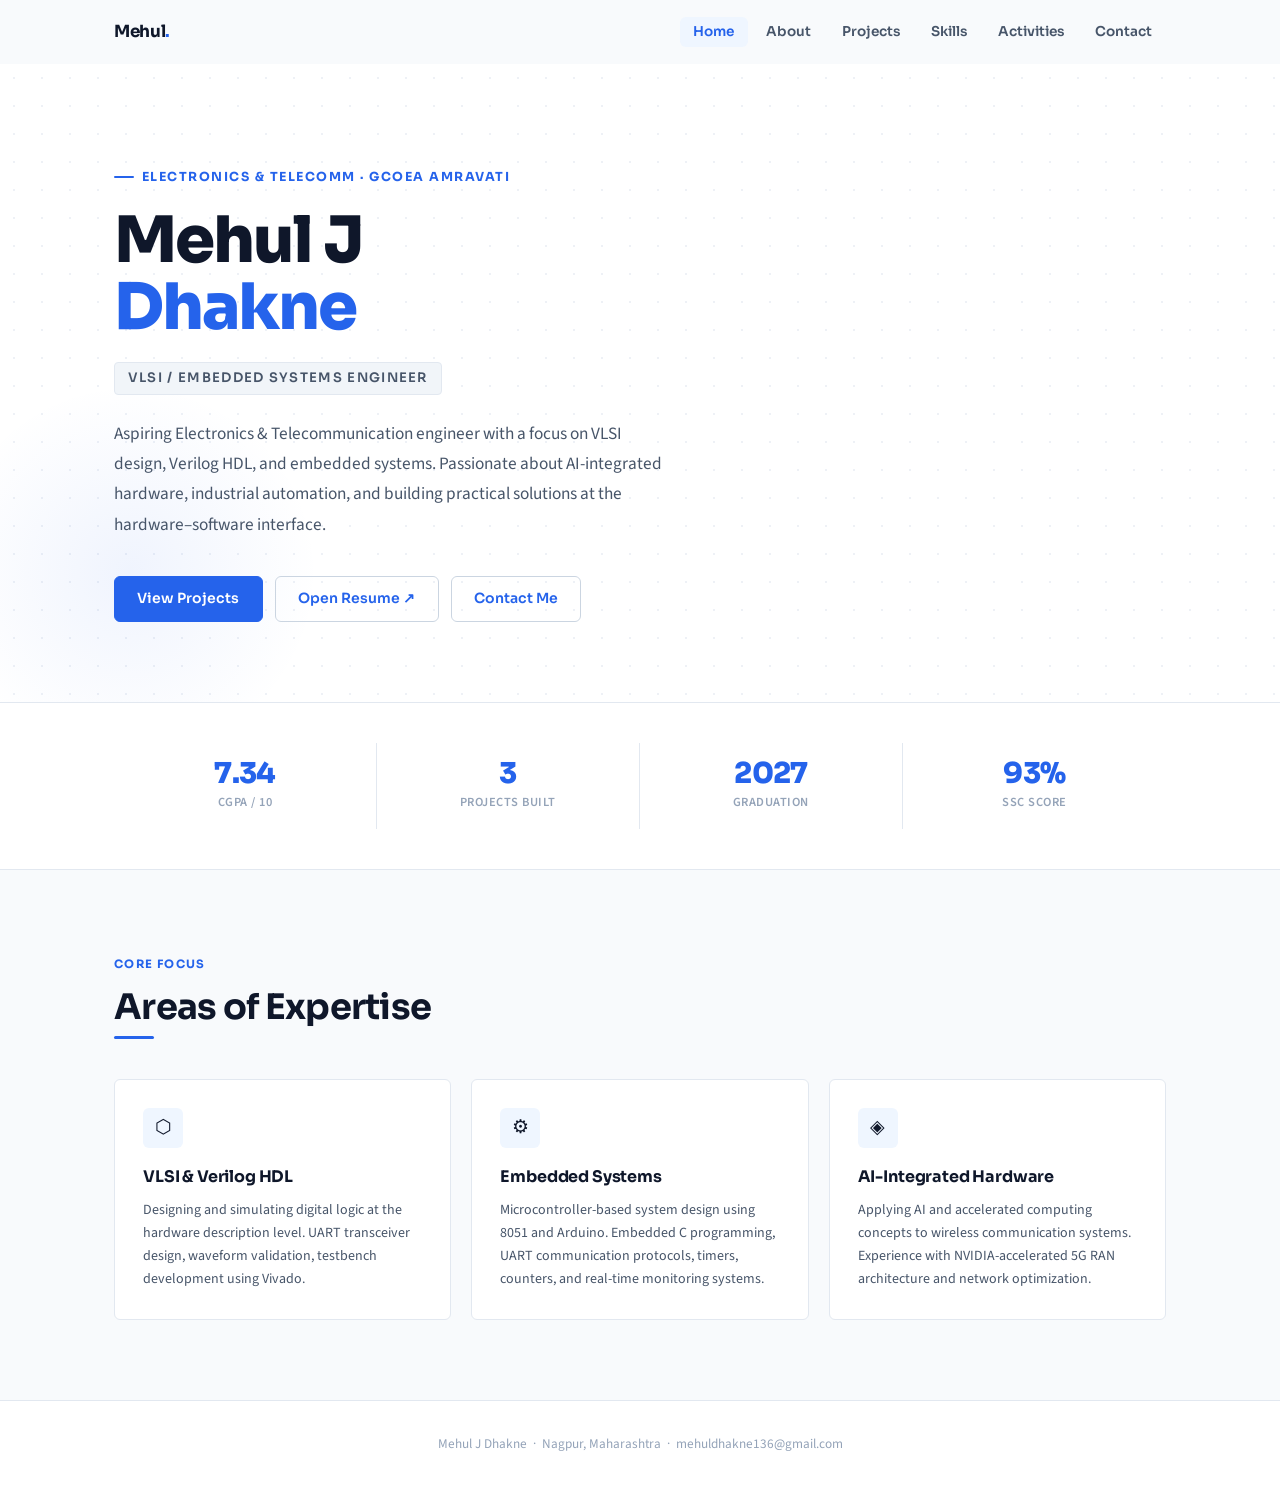
<file: index.html>
<!DOCTYPE html>
<html lang="en">
<head>
  <meta charset="UTF-8" />
  <meta name="viewport" content="width=device-width, initial-scale=1.0" />
  <title>Mehul J Dhakne — VLSI & Embedded Systems Engineer</title>
  <meta name="description" content="Portfolio of Mehul J Dhakne — B.E. Electronics & Telecommunication Engineering student at GCOEA Amravati. Specialising in VLSI, Verilog, and Embedded Systems." />
  <meta name="keywords" content="Mehul Dhakne, VLSI engineer, Verilog, embedded systems, UART, Arduino, GCOEA Amravati, electronics engineer" />
  <link rel="preconnect" href="https://fonts.googleapis.com" />
  <link rel="preconnect" href="https://fonts.gstatic.com" crossorigin />
  <link rel="stylesheet" href="css/global.css" />
  <link rel="stylesheet" href="css/home.css" />
</head>
<body>

  <script src="js/nav-inject.js"></script>

  <main class="page" id="main-content">

    <!-- ── HERO ── -->
    <section class="hero" aria-labelledby="hero-name">
      <div class="container">
        <div class="hero-inner">

          <div class="hero-eyebrow">Electronics &amp; Telecomm · GCOEA Amravati</div>

          <h1 class="hero-name" id="hero-name">
            Mehul J<br /><em>Dhakne</em>
          </h1>

          <div class="hero-role">VLSI / Embedded Systems Engineer</div>

          <p class="hero-tagline">
            Aspiring Electronics &amp; Telecommunication engineer with a focus on
            VLSI design, Verilog HDL, and embedded systems. Passionate about
            AI-integrated hardware, industrial automation, and building practical
            solutions at the hardware–software interface.
          </p>

          <div class="hero-cta">
            <a href="projects.html" class="btn btn-primary">View Projects</a>
            <a href="assets/resume/mehul_resume.pdf" target="_blank"
               rel="noopener" class="btn btn-outline">Open Resume ↗</a>
            <a href="contact.html" class="btn btn-outline">Contact Me</a>
          </div>

        </div>
      </div>
    </section>

    <!-- ── STATS ── -->
    <div class="stats-strip" aria-label="Quick facts">
      <div class="container">
        <div class="stats-grid">
          <div class="stat-item reveal">
            <div class="stat-num">7.34</div>
            <div class="stat-label">CGPA / 10</div>
          </div>
          <div class="stat-item reveal reveal-d1">
            <div class="stat-num">3</div>
            <div class="stat-label">Projects Built</div>
          </div>
          <div class="stat-item reveal reveal-d2">
            <div class="stat-num">2027</div>
            <div class="stat-label">Graduation</div>
          </div>
          <div class="stat-item reveal reveal-d3">
            <div class="stat-num">93%</div>
            <div class="stat-label">SSC Score</div>
          </div>
        </div>
      </div>
    </div>

    <!-- ── FOCUS AREAS ── -->
    <section class="focus-section" aria-labelledby="focus-heading">
      <div class="container">
        <span class="eyebrow reveal">Core Focus</span>
        <h2 class="section-heading reveal" id="focus-heading">Areas of Expertise</h2>
        <div class="divider reveal"></div>

        <div class="focus-grid">

          <article class="focus-card reveal reveal-d1">
            <div class="focus-icon" aria-hidden="true">⬡</div>
            <div class="focus-title">VLSI &amp; Verilog HDL</div>
            <p class="focus-desc">
              Designing and simulating digital logic at the hardware description
              level. UART transceiver design, waveform validation, testbench
              development using Vivado.
            </p>
          </article>

          <article class="focus-card reveal reveal-d2">
            <div class="focus-icon" aria-hidden="true">⚙</div>
            <div class="focus-title">Embedded Systems</div>
            <p class="focus-desc">
              Microcontroller-based system design using 8051 and Arduino.
              Embedded C programming, UART communication protocols, timers,
              counters, and real-time monitoring systems.
            </p>
          </article>

          <article class="focus-card reveal reveal-d3">
            <div class="focus-icon" aria-hidden="true">◈</div>
            <div class="focus-title">AI-Integrated Hardware</div>
            <p class="focus-desc">
              Applying AI and accelerated computing concepts to wireless
              communication systems. Experience with NVIDIA-accelerated 5G
              RAN architecture and network optimization.
            </p>
          </article>

        </div>
      </div>
    </section>

  </main>

  <footer class="footer">
    <p>
      Mehul J Dhakne &nbsp;·&nbsp; Nagpur, Maharashtra &nbsp;·&nbsp;
      <a href="mailto:mehuldhakne136@gmail.com">mehuldhakne136@gmail.com</a>
    </p>
  </footer>

  <script src="js/main.js"></script>
</body>
</html>
</file>
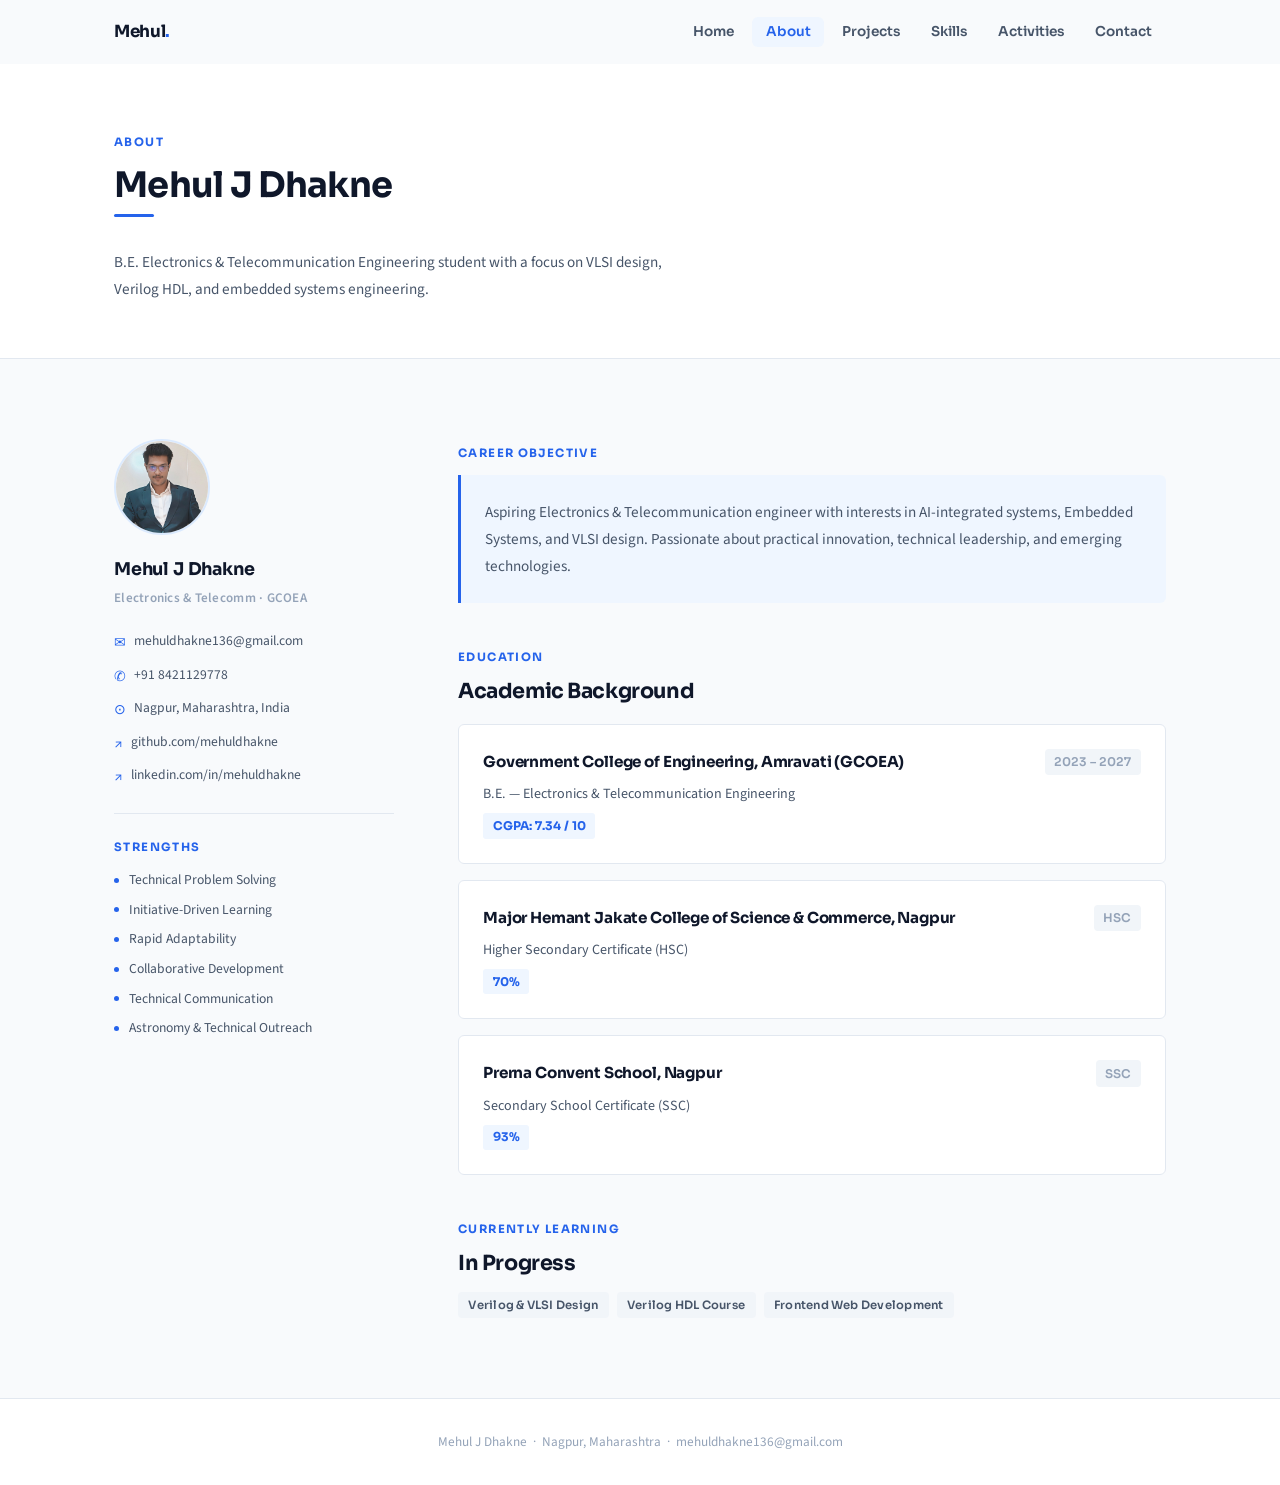
<file: about.html>
<!doctype html>
<html lang="en">
  <head>
    <meta charset="UTF-8" />
    <meta name="viewport" content="width=device-width, initial-scale=1.0" />
    <title>About — Mehul J Dhakne</title>
    <meta
      name="description"
      content="About Mehul J Dhakne — Electronics & Telecomm engineering student at GCOEA Amravati. Education, strengths, and career objective."
    />
    <link rel="preconnect" href="https://fonts.googleapis.com" />
    <link rel="preconnect" href="https://fonts.gstatic.com" crossorigin />
    <link rel="stylesheet" href="css/global.css" />
    <link rel="stylesheet" href="css/about.css" />
  </head>
  <body>
    <script src="js/nav-inject.js"></script>

    <main class="page" id="main-content">
      <!-- Page Hero -->
      <div class="page-hero">
        <div class="container">
          <div class="page-hero-inner">
            <span class="eyebrow">About</span>
            <h1 class="section-heading">Mehul J Dhakne</h1>
            <div class="divider"></div>
            <p
              style="
                font-size: 0.95rem;
                color: var(--text-secondary);
                line-height: 1.75;
              "
            >
              B.E. Electronics &amp; Telecommunication Engineering student with
              a focus on VLSI design, Verilog HDL, and embedded systems
              engineering.
            </p>
          </div>
        </div>
      </div>

      <!-- Main content -->
      <section class="about-section" aria-labelledby="about-main">
        <div class="container">
          <div class="about-grid">
            <!-- Sidebar -->
            <aside class="profile-sidebar reveal">
              <div class="profile-avatar">
                <img src="assets/images/profile.jpg" alt="Mehul J Dhakne" />
              </div>
              <div class="profile-name">Mehul J Dhakne</div>
              <div class="profile-role">Electronics &amp; Telecomm · GCOEA</div>

              <div class="profile-details">
                <div class="profile-detail">
                  <span class="profile-detail-icon">✉</span>
                  <a href="mailto:mehuldhakne136@gmail.com"
                    >mehuldhakne136@gmail.com</a
                  >
                </div>
                <div class="profile-detail">
                  <span class="profile-detail-icon">✆</span>
                  <a href="tel:+918421129778">+91 8421129778</a>
                </div>
                <div class="profile-detail">
                  <span class="profile-detail-icon">⊙</span>
                  <span>Nagpur, Maharashtra, India</span>
                </div>
                <div class="profile-detail">
                  <span class="profile-detail-icon">↗</span>
                  <a
                    href="https://github.com/mehuldhakne"
                    target="_blank"
                    rel="noopener"
                    >github.com/mehuldhakne</a
                  >
                </div>
                <div class="profile-detail">
                  <span class="profile-detail-icon">↗</span>
                  <a
                    href="https://linkedin.com/in/mehuldhakne/"
                    target="_blank"
                    rel="noopener"
                    >linkedin.com/in/mehuldhakne</a
                  >
                </div>
              </div>

              <span
                class="eyebrow"
                style="margin-bottom: 0.75rem; display: block"
                >Strengths</span
              >
              <ul class="strength-list" aria-label="Key strengths">
                <li class="strength-item">Technical Problem Solving</li>
                <li class="strength-item">Initiative-Driven Learning</li>
                <li class="strength-item">Rapid Adaptability</li>
                <li class="strength-item">Collaborative Development</li>
                <li class="strength-item">Technical Communication</li>
                <li class="strength-item">
                  Astronomy &amp; Technical Outreach
                </li>
              </ul>
            </aside>

            <!-- Main column -->
            <div>
              <!-- Career objective -->
              <div class="reveal">
                <span class="eyebrow">Career Objective</span>
                <blockquote class="objective-block">
                  Aspiring Electronics &amp; Telecommunication engineer with
                  interests in AI-integrated systems, Embedded Systems, and VLSI
                  design. Passionate about practical innovation, technical
                  leadership, and emerging technologies.
                </blockquote>
              </div>

              <!-- Education -->
              <div class="edu-block reveal">
                <span class="eyebrow">Education</span>
                <h2
                  class="section-heading"
                  style="font-size: 1.3rem; margin-bottom: 1.25rem"
                >
                  Academic Background
                </h2>

                <div class="edu-card">
                  <div class="edu-card-top">
                    <div class="edu-institution">
                      Government College of Engineering, Amravati (GCOEA)
                    </div>
                    <div class="edu-period">2023 – 2027</div>
                  </div>
                  <div class="edu-degree">
                    B.E. — Electronics &amp; Telecommunication Engineering
                  </div>
                  <div class="edu-score">CGPA: 7.34 / 10</div>
                </div>

                <div class="edu-card">
                  <div class="edu-card-top">
                    <div class="edu-institution">
                      Major Hemant Jakate College of Science &amp; Commerce,
                      Nagpur
                    </div>
                    <div class="edu-period">HSC</div>
                  </div>
                  <div class="edu-degree">
                    Higher Secondary Certificate (HSC)
                  </div>
                  <div class="edu-score">70%</div>
                </div>

                <div class="edu-card">
                  <div class="edu-card-top">
                    <div class="edu-institution">
                      Prerna Convent School, Nagpur
                    </div>
                    <div class="edu-period">SSC</div>
                  </div>
                  <div class="edu-degree">
                    Secondary School Certificate (SSC)
                  </div>
                  <div class="edu-score">93%</div>
                </div>
              </div>

              <!-- Currently learning -->
              <div class="reveal">
                <span class="eyebrow">Currently Learning</span>
                <h2
                  class="section-heading"
                  style="font-size: 1.3rem; margin-bottom: 1rem"
                >
                  In Progress
                </h2>
                <div style="display: flex; flex-wrap: wrap; gap: 0.5rem">
                  <span class="chip">Verilog &amp; VLSI Design</span>
                  <span class="chip">Verilog HDL Course</span>
                  <span class="chip">Frontend Web Development</span>
                </div>
              </div>
            </div>
          </div>
        </div>
      </section>
    </main>

    <footer class="footer">
      <p>
        Mehul J Dhakne &nbsp;·&nbsp; Nagpur, Maharashtra &nbsp;·&nbsp;
        <a href="mailto:mehuldhakne136@gmail.com">mehuldhakne136@gmail.com</a>
      </p>
    </footer>

    <script src="js/main.js"></script>
  </body>
</html>
</file>
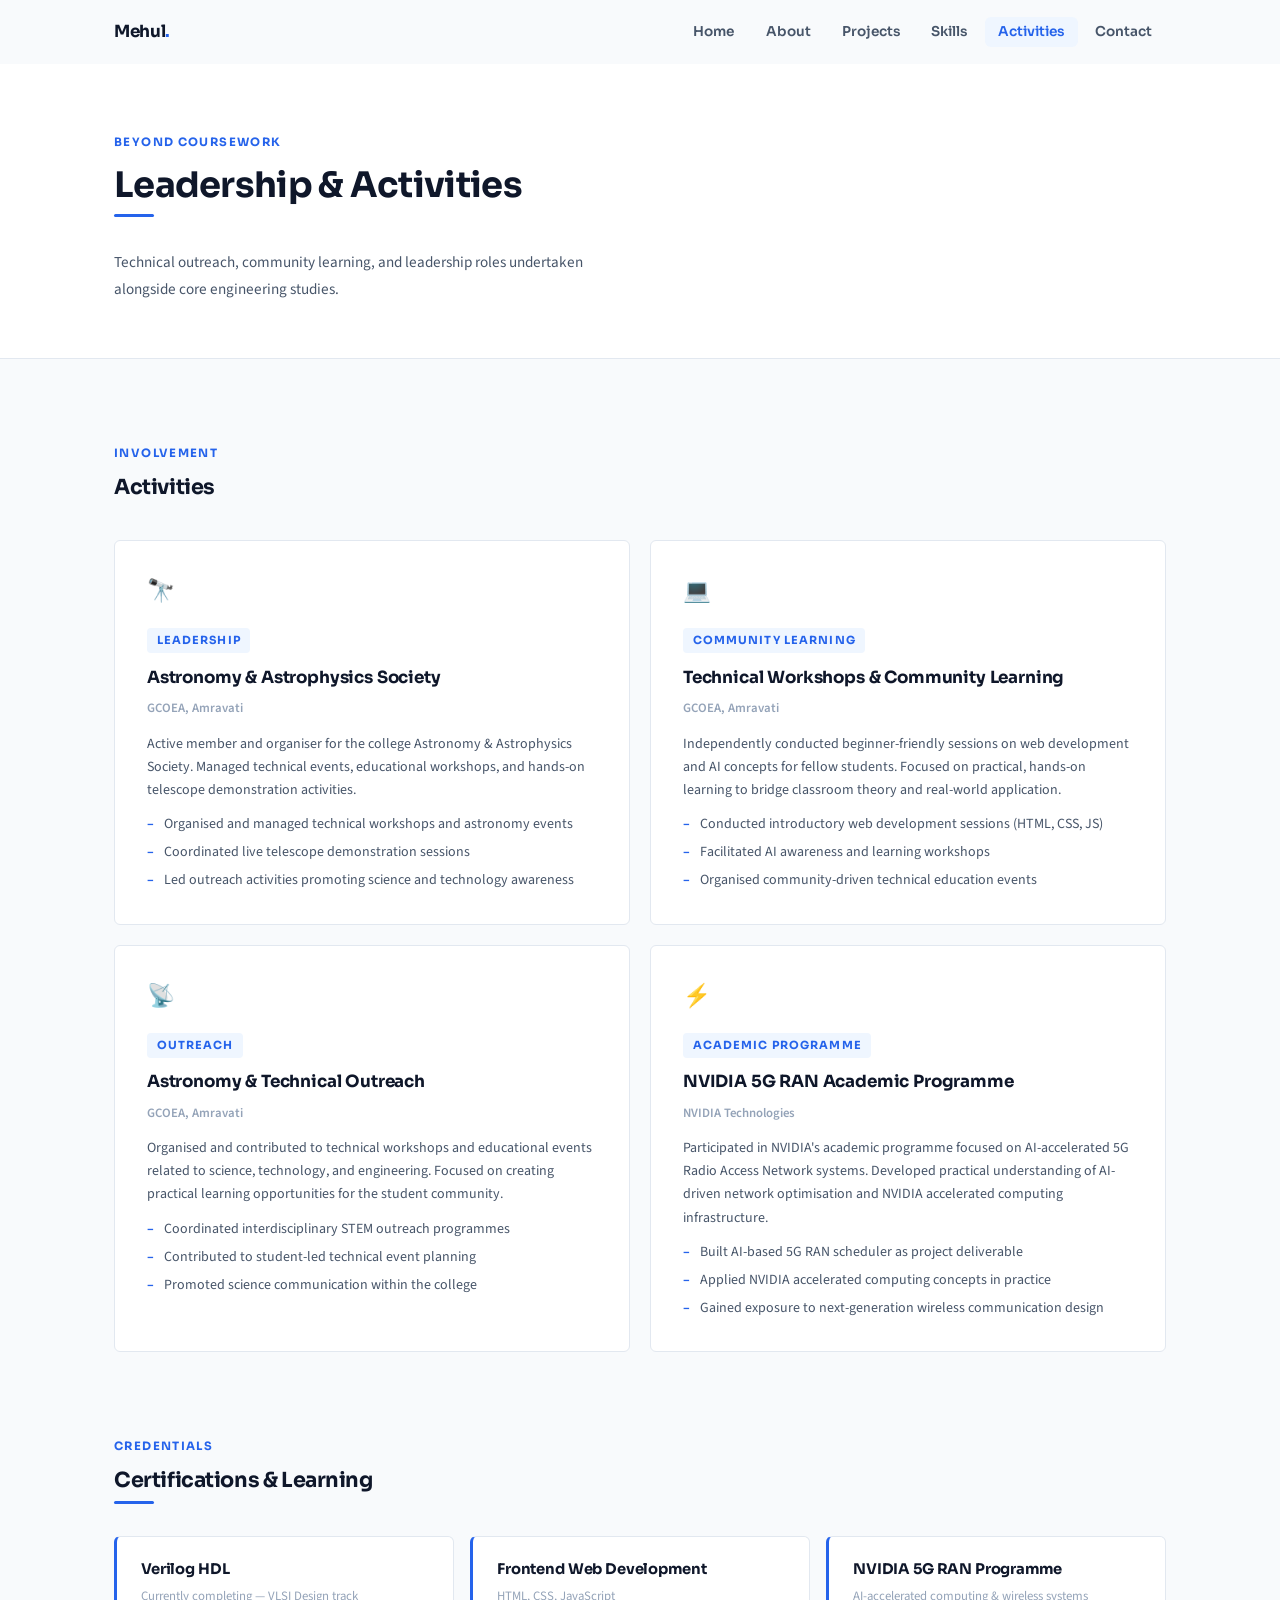
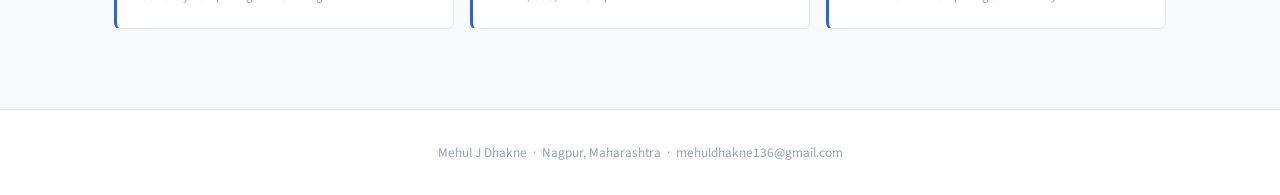
<file: activities.html>
<!DOCTYPE html>
<html lang="en">
<head>
  <meta charset="UTF-8" />
  <meta name="viewport" content="width=device-width, initial-scale=1.0" />
  <title>Activities — Mehul J Dhakne</title>
  <meta name="description" content="Leadership, activities, and certifications of Mehul J Dhakne — Astronomy Society GCOEA, technical workshops, and community learning." />
  <link rel="preconnect" href="https://fonts.googleapis.com" />
  <link rel="preconnect" href="https://fonts.gstatic.com" crossorigin />
  <link rel="stylesheet" href="css/global.css" />
  <link rel="stylesheet" href="css/activities.css" />
</head>
<body>
  <script src="js/nav-inject.js"></script>

  <main class="page" id="main-content">

    <!-- Page Hero -->
    <div class="page-hero" style="padding:4rem 0 3.5rem;background:var(--bg-card);border-bottom:1px solid var(--border);">
      <div class="container">
        <span class="eyebrow">Beyond Coursework</span>
        <h1 class="section-heading">Leadership &amp; Activities</h1>
        <div class="divider"></div>
        <p style="font-size:0.95rem;color:var(--text-secondary);max-width:500px;line-height:1.75;">
          Technical outreach, community learning, and leadership roles undertaken
          alongside core engineering studies.
        </p>
      </div>
    </div>

    <!-- Activities -->
    <section class="activities-section" aria-labelledby="activities-heading">
      <div class="container">
        <span class="eyebrow">Involvement</span>
        <h2 class="section-heading" style="font-size:1.3rem;margin-bottom:0;">Activities</h2>

        <div class="activities-grid">

          <!-- Astronomy Society -->
          <article class="activity-card reveal">
            <div class="activity-icon" aria-hidden="true">🔭</div>
            <div class="activity-tag">Leadership</div>
            <h3 class="activity-title">Astronomy &amp; Astrophysics Society</h3>
            <div class="activity-org">GCOEA, Amravati</div>
            <p class="activity-desc">
              Active member and organiser for the college Astronomy &amp;
              Astrophysics Society. Managed technical events, educational
              workshops, and hands-on telescope demonstration activities.
            </p>
            <ul class="activity-bullets">
              <li>Organised and managed technical workshops and astronomy events</li>
              <li>Coordinated live telescope demonstration sessions</li>
              <li>Led outreach activities promoting science and technology awareness</li>
            </ul>
          </article>

          <!-- Web Dev & AI Workshops -->
          <article class="activity-card reveal reveal-d1">
            <div class="activity-icon" aria-hidden="true">💻</div>
            <div class="activity-tag">Community Learning</div>
            <h3 class="activity-title">Technical Workshops &amp; Community Learning</h3>
            <div class="activity-org">GCOEA, Amravati</div>
            <p class="activity-desc">
              Independently conducted beginner-friendly sessions on web
              development and AI concepts for fellow students. Focused on
              practical, hands-on learning to bridge classroom theory and
              real-world application.
            </p>
            <ul class="activity-bullets">
              <li>Conducted introductory web development sessions (HTML, CSS, JS)</li>
              <li>Facilitated AI awareness and learning workshops</li>
              <li>Organised community-driven technical education events</li>
            </ul>
          </article>

          <!-- Technical Outreach -->
          <article class="activity-card reveal reveal-d2">
            <div class="activity-icon" aria-hidden="true">📡</div>
            <div class="activity-tag">Outreach</div>
            <h3 class="activity-title">Astronomy &amp; Technical Outreach</h3>
            <div class="activity-org">GCOEA, Amravati</div>
            <p class="activity-desc">
              Organised and contributed to technical workshops and educational
              events related to science, technology, and engineering. Focused
              on creating practical learning opportunities for the student
              community.
            </p>
            <ul class="activity-bullets">
              <li>Coordinated interdisciplinary STEM outreach programmes</li>
              <li>Contributed to student-led technical event planning</li>
              <li>Promoted science communication within the college</li>
            </ul>
          </article>

          <!-- NVIDIA Program -->
          <article class="activity-card reveal reveal-d3">
            <div class="activity-icon" aria-hidden="true">⚡</div>
            <div class="activity-tag">Academic Programme</div>
            <h3 class="activity-title">NVIDIA 5G RAN Academic Programme</h3>
            <div class="activity-org">NVIDIA Technologies</div>
            <p class="activity-desc">
              Participated in NVIDIA's academic programme focused on
              AI-accelerated 5G Radio Access Network systems. Developed
              practical understanding of AI-driven network optimisation
              and NVIDIA accelerated computing infrastructure.
            </p>
            <ul class="activity-bullets">
              <li>Built AI-based 5G RAN scheduler as project deliverable</li>
              <li>Applied NVIDIA accelerated computing concepts in practice</li>
              <li>Gained exposure to next-generation wireless communication design</li>
            </ul>
          </article>

        </div>
      </div>
    </section>

    <!-- Certifications -->
    <section class="certs-section" aria-labelledby="certs-heading">
      <div class="container">
        <span class="eyebrow">Credentials</span>
        <h2 class="section-heading" id="certs-heading" style="font-size:1.3rem;margin-bottom:0.5rem;">
          Certifications &amp; Learning
        </h2>
        <div class="divider"></div>

        <div class="certs-grid">
          <div class="cert-card reveal">
            <div class="cert-name">Verilog HDL</div>
            <div class="cert-source">Currently completing — VLSI Design track</div>
          </div>
          <div class="cert-card reveal reveal-d1">
            <div class="cert-name">Frontend Web Development</div>
            <div class="cert-source">HTML, CSS, JavaScript</div>
          </div>
          <div class="cert-card reveal reveal-d2">
            <div class="cert-name">NVIDIA 5G RAN Programme</div>
            <div class="cert-source">AI-accelerated computing &amp; wireless systems</div>
          </div>
        </div>

      </div>
    </section>

  </main>

  <footer class="footer">
    <p>
      Mehul J Dhakne &nbsp;·&nbsp; Nagpur, Maharashtra &nbsp;·&nbsp;
      <a href="mailto:mehuldhakne136@gmail.com">mehuldhakne136@gmail.com</a>
    </p>
  </footer>

  <script src="js/main.js"></script>
</body>
</html>
</file>
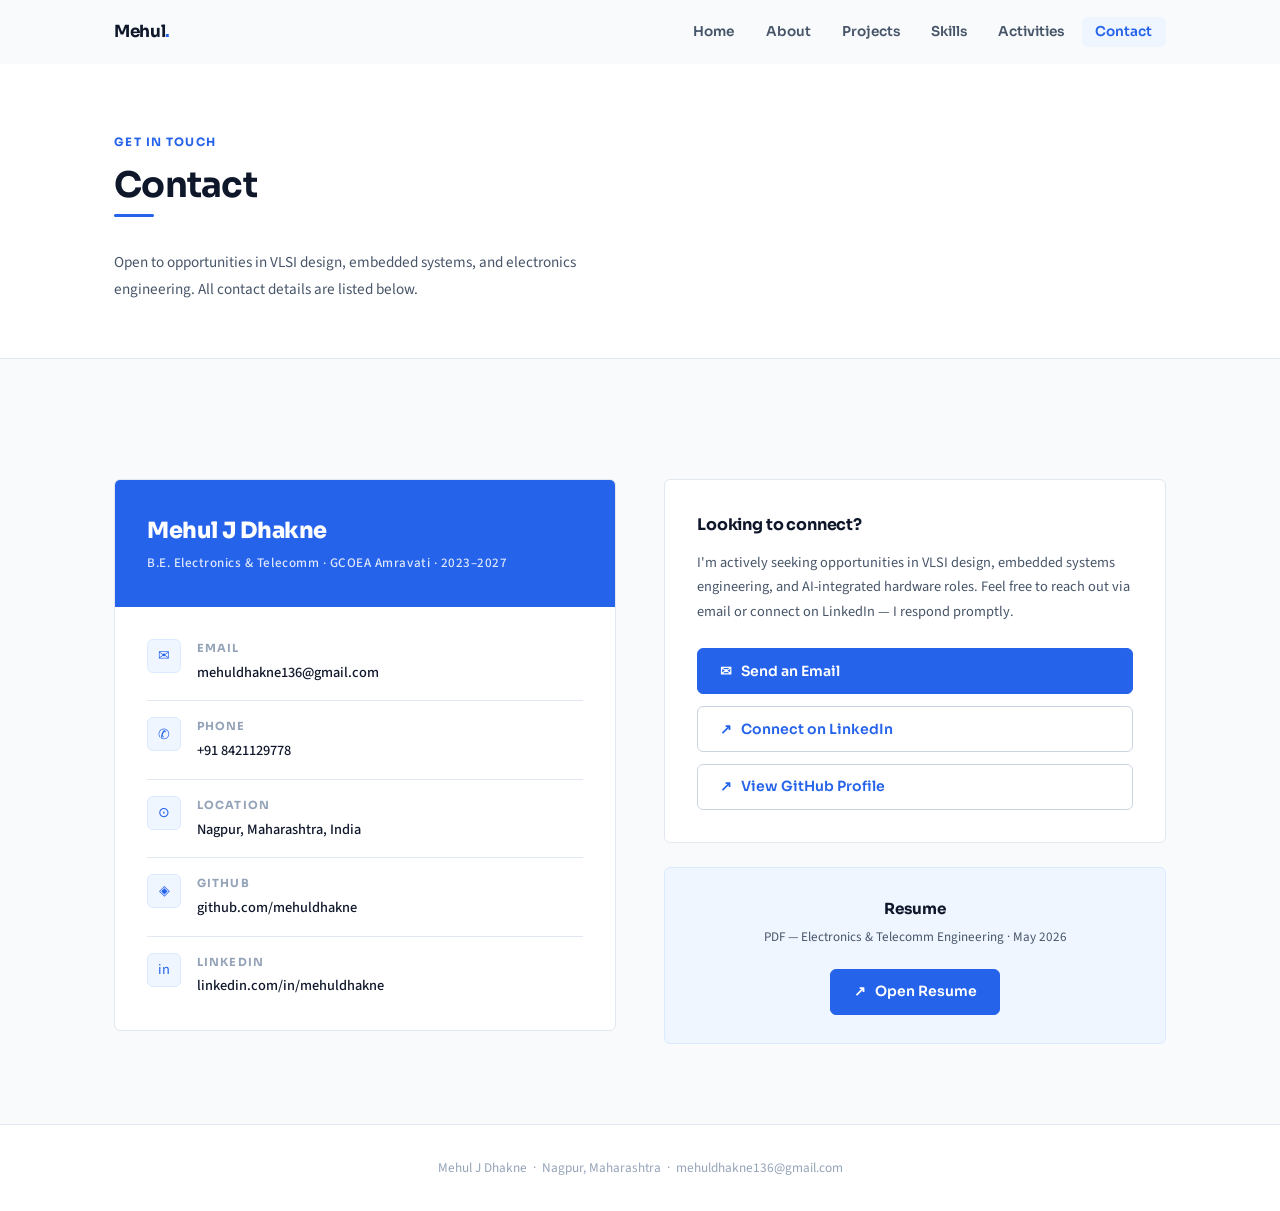
<file: contact.html>
<!DOCTYPE html>
<html lang="en">
<head>
  <meta charset="UTF-8" />
  <meta name="viewport" content="width=device-width, initial-scale=1.0" />
  <title>Contact — Mehul J Dhakne</title>
  <meta name="description" content="Contact Mehul J Dhakne — Electronics & Telecomm Engineering student at GCOEA. Email, phone, LinkedIn, and GitHub." />
  <link rel="preconnect" href="https://fonts.googleapis.com" />
  <link rel="preconnect" href="https://fonts.gstatic.com" crossorigin />
  <link rel="stylesheet" href="css/global.css" />
  <link rel="stylesheet" href="css/contact.css" />
</head>
<body>
  <script src="js/nav-inject.js"></script>

  <main class="page" id="main-content">

    <!-- Page Hero -->
    <div class="page-hero" style="padding:4rem 0 3.5rem;background:var(--bg-card);border-bottom:1px solid var(--border);">
      <div class="container">
        <span class="eyebrow">Get In Touch</span>
        <h1 class="section-heading">Contact</h1>
        <div class="divider"></div>
        <p style="font-size:0.95rem;color:var(--text-secondary);max-width:480px;line-height:1.75;">
          Open to opportunities in VLSI design, embedded systems, and
          electronics engineering. All contact details are listed below.
        </p>
      </div>
    </div>

    <section class="contact-section" aria-labelledby="contact-heading">
      <div class="container">

        <div class="contact-layout">

          <!-- Contact Info Card -->
          <div class="contact-info-card reveal">
            <div class="contact-card-header">
              <div class="contact-card-name">Mehul J Dhakne</div>
              <div class="contact-card-role">
                B.E. Electronics &amp; Telecomm · GCOEA Amravati · 2023–2027
              </div>
            </div>
            <div class="contact-card-body">

              <div class="contact-row">
                <div class="contact-row-icon" aria-hidden="true">✉</div>
                <div>
                  <div class="contact-row-label">Email</div>
                  <div class="contact-row-value">
                    <a href="mailto:mehuldhakne136@gmail.com">mehuldhakne136@gmail.com</a>
                  </div>
                </div>
              </div>

              <div class="contact-row">
                <div class="contact-row-icon" aria-hidden="true">✆</div>
                <div>
                  <div class="contact-row-label">Phone</div>
                  <div class="contact-row-value">
                    <a href="tel:+918421129778">+91 8421129778</a>
                  </div>
                </div>
              </div>

              <div class="contact-row">
                <div class="contact-row-icon" aria-hidden="true">⊙</div>
                <div>
                  <div class="contact-row-label">Location</div>
                  <div class="contact-row-value">Nagpur, Maharashtra, India</div>
                </div>
              </div>

              <div class="contact-row">
                <div class="contact-row-icon" aria-hidden="true">◈</div>
                <div>
                  <div class="contact-row-label">GitHub</div>
                  <div class="contact-row-value">
                    <a href="https://github.com/mehuldhakne"
                       target="_blank" rel="noopener">github.com/mehuldhakne</a>
                  </div>
                </div>
              </div>

              <div class="contact-row">
                <div class="contact-row-icon" aria-hidden="true">in</div>
                <div>
                  <div class="contact-row-label">LinkedIn</div>
                  <div class="contact-row-value">
                    <a href="https://linkedin.com/in/mehuldhakne/"
                       target="_blank" rel="noopener">linkedin.com/in/mehuldhakne</a>
                  </div>
                </div>
              </div>

            </div>
          </div>

          <!-- Right column -->
          <div class="contact-right reveal reveal-d1">

            <div class="contact-message-block">
              <div class="contact-message-title">Looking to connect?</div>
              <p class="contact-message-text">
                I'm actively seeking opportunities in VLSI design, embedded
                systems engineering, and AI-integrated hardware roles. Feel
                free to reach out via email or connect on LinkedIn —
                I respond promptly.
              </p>
              <div class="contact-actions">
                <a href="mailto:mehuldhakne136@gmail.com" class="btn btn-primary">
                  ✉ &nbsp; Send an Email
                </a>
                <a href="https://linkedin.com/in/mehuldhakne/"
                   target="_blank" rel="noopener" class="btn btn-outline">
                  ↗ &nbsp; Connect on LinkedIn
                </a>
                <a href="https://github.com/mehuldhakne"
                   target="_blank" rel="noopener" class="btn btn-outline">
                  ↗ &nbsp; View GitHub Profile
                </a>
              </div>
            </div>

            <div class="resume-block">
              <div class="resume-block-title">Resume</div>
              <p class="resume-block-sub">
                PDF — Electronics &amp; Telecomm Engineering · May 2026
              </p>
              <a href="assets/resume/mehul_resume.pdf"
                 target="_blank" rel="noopener" class="btn btn-primary">
                ↗ &nbsp; Open Resume
              </a>
            </div>

          </div>

        </div>
      </div>
    </section>

  </main>

  <footer class="footer">
    <p>
      Mehul J Dhakne &nbsp;·&nbsp; Nagpur, Maharashtra &nbsp;·&nbsp;
      <a href="mailto:mehuldhakne136@gmail.com">mehuldhakne136@gmail.com</a>
    </p>
  </footer>

  <script src="js/main.js"></script>
</body>
</html>
</file>
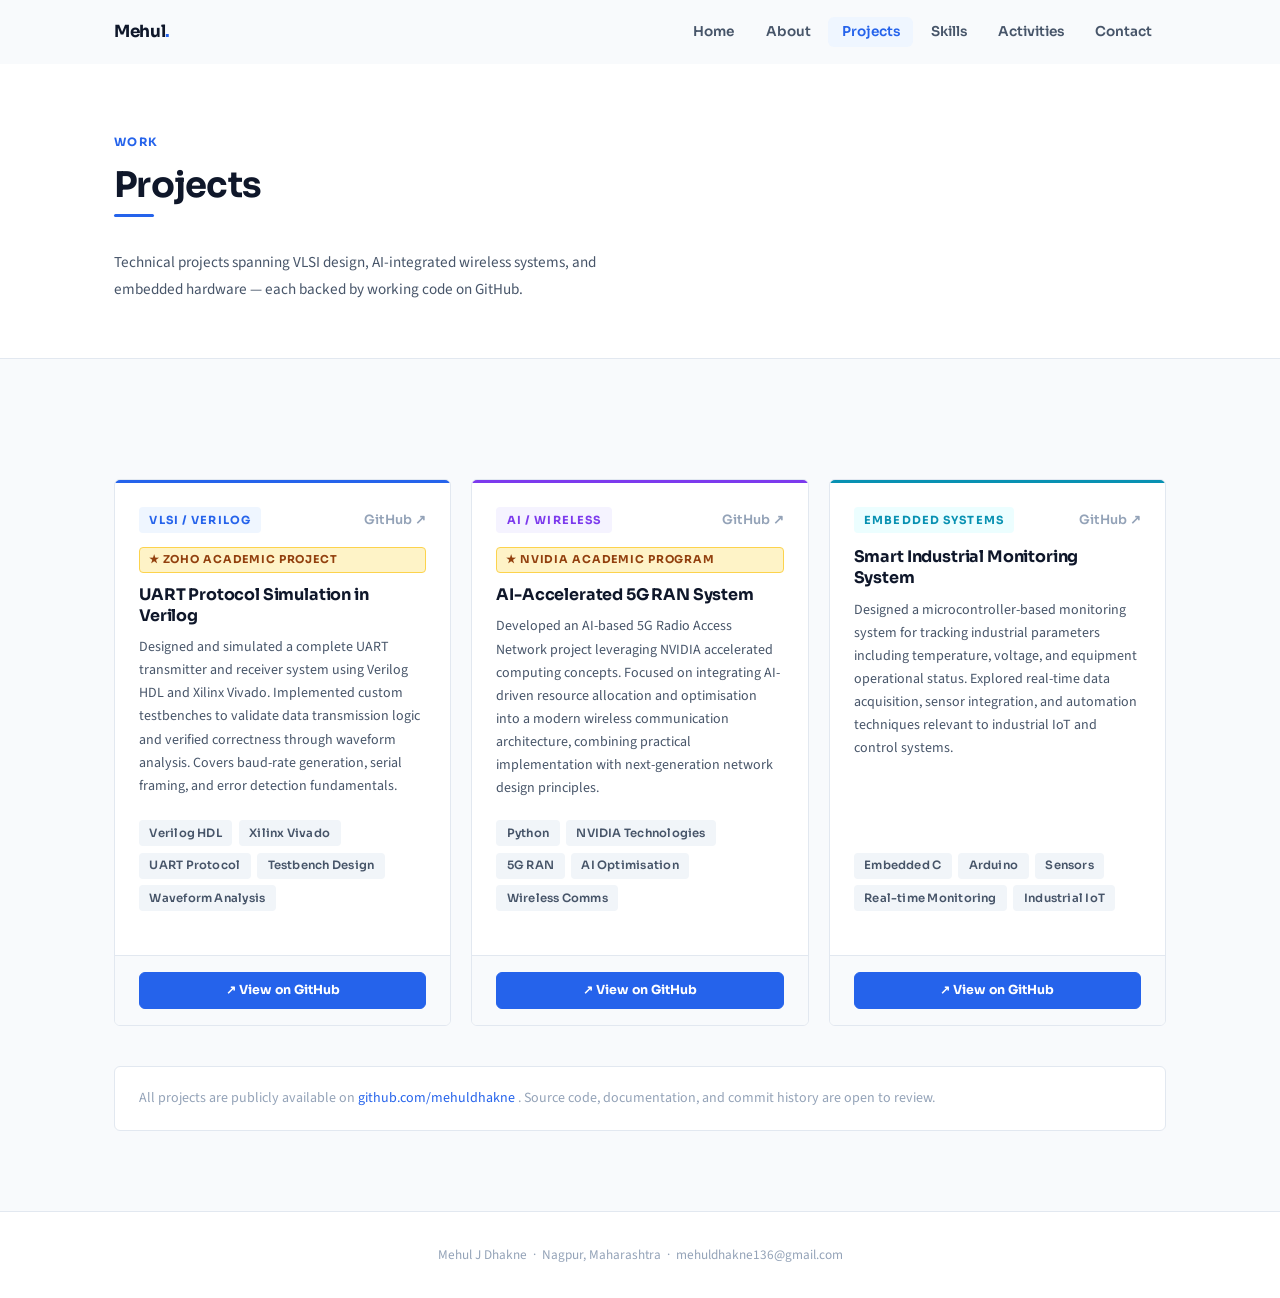
<file: projects.html>
<!DOCTYPE html>
<html lang="en">
<head>
  <meta charset="UTF-8" />
  <meta name="viewport" content="width=device-width, initial-scale=1.0" />
  <title>Projects — Mehul J Dhakne</title>
  <meta name="description" content="Projects by Mehul J Dhakne — UART Verilog simulation, AI-Accelerated 5G RAN, and Smart Industrial Monitoring System." />
  <link rel="preconnect" href="https://fonts.googleapis.com" />
  <link rel="preconnect" href="https://fonts.gstatic.com" crossorigin />
  <link rel="stylesheet" href="css/global.css" />
  <link rel="stylesheet" href="css/projects.css" />
</head>
<body>
  <script src="js/nav-inject.js"></script>

  <main class="page" id="main-content">

    <!-- Page Hero -->
    <div class="page-hero" style="padding:4rem 0 3.5rem;background:var(--bg-card);border-bottom:1px solid var(--border);">
      <div class="container">
        <span class="eyebrow">Work</span>
        <h1 class="section-heading">Projects</h1>
        <div class="divider"></div>
        <p style="font-size:0.95rem;color:var(--text-secondary);max-width:520px;line-height:1.75;">
          Technical projects spanning VLSI design, AI-integrated wireless systems,
          and embedded hardware — each backed by working code on GitHub.
        </p>
      </div>
    </div>

    <section class="projects-section" aria-labelledby="projects-heading">
      <div class="container">

        <div class="projects-grid">

          <!-- ── PROJECT 1: UART VERILOG (ZOHO) ── -->
          <article class="project-card reveal">
            <div class="card-bar bar-vlsi"></div>
            <div class="card-body">
              <div class="card-header">
                <span class="card-category">VLSI / Verilog</span>
                <a href="https://github.com/mehuldhakne/UART-Interface-Verilog"
                   target="_blank" rel="noopener" class="card-link"
                   aria-label="View UART Verilog project on GitHub">
                  GitHub ↗
                </a>
              </div>

              <div class="card-featured">★ ZOHO Academic Project</div>

              <h2 class="card-title">UART Protocol Simulation in Verilog</h2>
              <p class="card-desc">
                Designed and simulated a complete UART transmitter and receiver
                system using Verilog HDL and Xilinx Vivado. Implemented custom
                testbenches to validate data transmission logic and verified
                correctness through waveform analysis. Covers baud-rate generation,
                serial framing, and error detection fundamentals.
              </p>

              <div class="card-stack">
                <span class="chip">Verilog HDL</span>
                <span class="chip">Xilinx Vivado</span>
                <span class="chip">UART Protocol</span>
                <span class="chip">Testbench Design</span>
                <span class="chip">Waveform Analysis</span>
              </div>
            </div>
            <div class="card-footer">
              <a href="https://github.com/mehuldhakne/UART-Interface-Verilog"
                 target="_blank" rel="noopener" class="card-btn primary">
                ↗ View on GitHub
              </a>
            </div>
          </article>

          <!-- ── PROJECT 2: NVIDIA 5G RAN ── -->
          <article class="project-card reveal reveal-d1">
            <div class="card-bar bar-ai"></div>
            <div class="card-body">
              <div class="card-header">
                <span class="card-category cat-ai">AI / Wireless</span>
                <a href="https://github.com/mehuldhakne/AI-powered-5G-network-scheduler"
                   target="_blank" rel="noopener" class="card-link"
                   aria-label="View 5G RAN project on GitHub">
                  GitHub ↗
                </a>
              </div>

              <div class="card-featured">★ NVIDIA Academic Program</div>

              <h2 class="card-title">AI-Accelerated 5G RAN System</h2>
              <p class="card-desc">
                Developed an AI-based 5G Radio Access Network project leveraging
                NVIDIA accelerated computing concepts. Focused on integrating
                AI-driven resource allocation and optimisation into a modern
                wireless communication architecture, combining practical
                implementation with next-generation network design principles.
              </p>

              <div class="card-stack">
                <span class="chip">Python</span>
                <span class="chip">NVIDIA Technologies</span>
                <span class="chip">5G RAN</span>
                <span class="chip">AI Optimisation</span>
                <span class="chip">Wireless Comms</span>
              </div>
            </div>
            <div class="card-footer">
              <a href="https://github.com/mehuldhakne/AI-powered-5G-network-scheduler"
                 target="_blank" rel="noopener" class="card-btn primary">
                ↗ View on GitHub
              </a>
            </div>
          </article>

          <!-- ── PROJECT 3: SMART INDUSTRIAL MONITORING ── -->
          <article class="project-card reveal reveal-d2">
            <div class="card-bar bar-embed"></div>
            <div class="card-body">
              <div class="card-header">
                <span class="card-category cat-embed">Embedded Systems</span>
                <a href="https://github.com/mehuldhakne/Operator-Skill-detector-system"
                   target="_blank" rel="noopener" class="card-link"
                   aria-label="View Industrial Monitoring project on GitHub">
                  GitHub ↗
                </a>
              </div>

              <h2 class="card-title">Smart Industrial Monitoring System</h2>
              <p class="card-desc">
                Designed a microcontroller-based monitoring system for tracking
                industrial parameters including temperature, voltage, and equipment
                operational status. Explored real-time data acquisition, sensor
                integration, and automation techniques relevant to industrial
                IoT and control systems.
              </p>

              <div class="card-stack">
                <span class="chip">Embedded C</span>
                <span class="chip">Arduino</span>
                <span class="chip">Sensors</span>
                <span class="chip">Real-time Monitoring</span>
                <span class="chip">Industrial IoT</span>
              </div>
            </div>
            <div class="card-footer">
              <a href="https://github.com/mehuldhakne/Operator-Skill-detector-system"
                 target="_blank" rel="noopener" class="card-btn primary">
                ↗ View on GitHub
              </a>
            </div>
          </article>

        </div>

        <div class="projects-note reveal">
          All projects are publicly available on
          <a href="https://github.com/mehuldhakne" target="_blank" rel="noopener">
            github.com/mehuldhakne
          </a>. Source code, documentation, and commit history are open to review.
        </div>

      </div>
    </section>

  </main>

  <footer class="footer">
    <p>
      Mehul J Dhakne &nbsp;·&nbsp; Nagpur, Maharashtra &nbsp;·&nbsp;
      <a href="mailto:mehuldhakne136@gmail.com">mehuldhakne136@gmail.com</a>
    </p>
  </footer>

  <script src="js/main.js"></script>
</body>
</html>
</file>
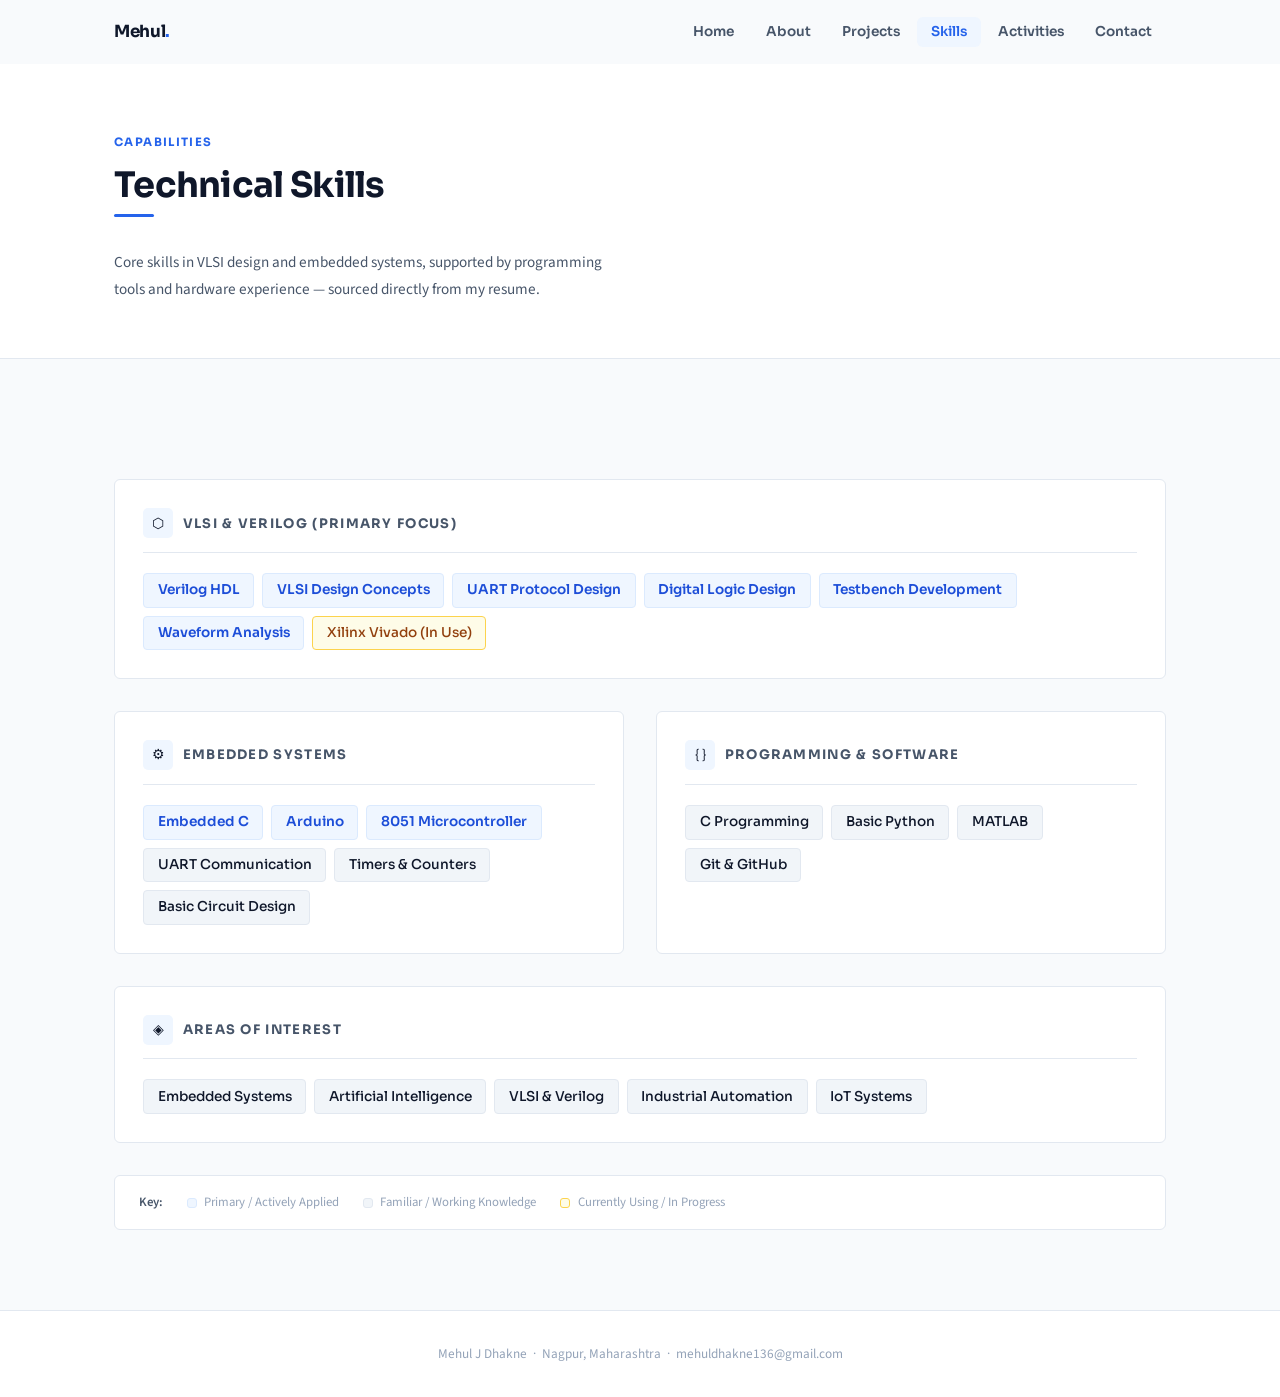
<file: skills.html>
<!DOCTYPE html>
<html lang="en">
<head>
  <meta charset="UTF-8" />
  <meta name="viewport" content="width=device-width, initial-scale=1.0" />
  <title>Skills — Mehul J Dhakne</title>
  <meta name="description" content="Technical skills of Mehul J Dhakne — Verilog HDL, VLSI, Embedded C, Arduino, 8051, Python, MATLAB, and more." />
  <link rel="preconnect" href="https://fonts.googleapis.com" />
  <link rel="preconnect" href="https://fonts.gstatic.com" crossorigin />
  <link rel="stylesheet" href="css/global.css" />
  <link rel="stylesheet" href="css/skills.css" />
</head>
<body>
  <script src="js/nav-inject.js"></script>

  <main class="page" id="main-content">

    <!-- Page Hero -->
    <div class="page-hero" style="padding:4rem 0 3.5rem;background:var(--bg-card);border-bottom:1px solid var(--border);">
      <div class="container">
        <span class="eyebrow">Capabilities</span>
        <h1 class="section-heading">Technical Skills</h1>
        <div class="divider"></div>
        <p style="font-size:0.95rem;color:var(--text-secondary);max-width:500px;line-height:1.75;">
          Core skills in VLSI design and embedded systems, supported by programming
          tools and hardware experience — sourced directly from my resume.
        </p>
      </div>
    </div>

    <section class="skills-section" aria-labelledby="skills-heading">
      <div class="container">

        <div class="skills-layout">

          <!-- 1. VLSI & Verilog — PRIMARY, full width -->
          <div class="skill-group full reveal">
            <div class="group-header">
              <div class="group-icon" aria-hidden="true">⬡</div>
              <div class="group-title">VLSI &amp; Verilog (Primary Focus)</div>
            </div>
            <ul class="skill-list" aria-label="VLSI and Verilog skills">
              <li class="primary">Verilog HDL</li>
              <li class="primary">VLSI Design Concepts</li>
              <li class="primary">UART Protocol Design</li>
              <li class="primary">Digital Logic Design</li>
              <li class="primary">Testbench Development</li>
              <li class="primary">Waveform Analysis</li>
              <li class="learning">Xilinx Vivado (In Use)</li>
            </ul>
          </div>

          <!-- 2. Embedded Systems -->
          <div class="skill-group reveal reveal-d1">
            <div class="group-header">
              <div class="group-icon" aria-hidden="true">⚙</div>
              <div class="group-title">Embedded Systems</div>
            </div>
            <ul class="skill-list" aria-label="Embedded systems skills">
              <li class="primary">Embedded C</li>
              <li class="primary">Arduino</li>
              <li class="primary">8051 Microcontroller</li>
              <li>UART Communication</li>
              <li>Timers &amp; Counters</li>
              <li>Basic Circuit Design</li>
            </ul>
          </div>

          <!-- 3. Programming & Software -->
          <div class="skill-group reveal reveal-d2">
            <div class="group-header">
              <div class="group-icon" aria-hidden="true">{ }</div>
              <div class="group-title">Programming &amp; Software</div>
            </div>
            <ul class="skill-list" aria-label="Programming skills">
              <li>C Programming</li>
              <li>Basic Python</li>
              <li>MATLAB</li>
              <li>Git &amp; GitHub</li>
            </ul>
          </div>

          <!-- 4. Areas of Interest -->
          <div class="skill-group full reveal reveal-d3">
            <div class="group-header">
              <div class="group-icon" aria-hidden="true">◈</div>
              <div class="group-title">Areas of Interest</div>
            </div>
            <ul class="skill-list" aria-label="Areas of interest">
              <li>Embedded Systems</li>
              <li>Artificial Intelligence</li>
              <li>VLSI &amp; Verilog</li>
              <li>Industrial Automation</li>
              <li>IoT Systems</li>
            </ul>
          </div>

        </div>

        <!-- Legend -->
        <div class="skills-legend reveal">
          <span style="font-weight:600;color:var(--text-secondary);">Key:</span>
          <div class="legend-item">
            <div class="legend-dot primary"></div>
            <span>Primary / Actively Applied</span>
          </div>
          <div class="legend-item">
            <div class="legend-dot standard"></div>
            <span>Familiar / Working Knowledge</span>
          </div>
          <div class="legend-item">
            <div class="legend-dot learning"></div>
            <span>Currently Using / In Progress</span>
          </div>
        </div>

      </div>
    </section>

  </main>

  <footer class="footer">
    <p>
      Mehul J Dhakne &nbsp;·&nbsp; Nagpur, Maharashtra &nbsp;·&nbsp;
      <a href="mailto:mehuldhakne136@gmail.com">mehuldhakne136@gmail.com</a>
    </p>
  </footer>

  <script src="js/main.js"></script>
</body>
</html>
</file>
<file: css/global.css>
/* ============================================================
   MEHUL J DHAKNE — PORTFOLIO
   Theme: Engineering Blue · Precise · Document-Grade
   Fonts: Sora (display) + Source Sans 3 (body)
   ============================================================ */

@import url('https://fonts.googleapis.com/css2?family=Sora:wght@300;400;600;700;800&family=Source+Sans+3:ital,wght@0,300;0,400;0,600;1,400&display=swap');

/* ── Variables ── */
:root {
  --bg:         #f8fafc;
  --bg-card:    #ffffff;
  --bg-subtle:  #f1f5f9;
  --border:     #e2e8f0;
  --border-mid: #cbd5e1;

  --blue:       #2563eb;
  --blue-dark:  #1d4ed8;
  --blue-light: #dbeafe;
  --blue-muted: #eff6ff;

  --text-primary:   #0f172a;
  --text-secondary: #475569;
  --text-muted:     #94a3b8;

  --nav-h: 64px;
  --max-w: 1100px;
  --radius: 6px;
  --ease: cubic-bezier(0.4, 0, 0.2, 1);
  --speed: 0.25s;

  --font-display: 'Sora', sans-serif;
  --font-body:    'Source Sans 3', sans-serif;
}

/* ── Reset ── */
*, *::before, *::after { box-sizing: border-box; margin: 0; padding: 0; }
html { scroll-behavior: smooth; -webkit-text-size-adjust: 100%; }
body {
  background: var(--bg);
  color: var(--text-primary);
  font-family: var(--font-body);
  font-size: 16px;
  line-height: 1.65;
  -webkit-font-smoothing: antialiased;
}
img { max-width: 100%; display: block; }
a { color: var(--blue); text-decoration: none; }
a:hover { text-decoration: underline; }
ul { list-style: none; }

/* ── Focus ring ── */
:focus-visible {
  outline: 2px solid var(--blue);
  outline-offset: 3px;
  border-radius: 3px;
}

/* ── Selection ── */
::selection { background: var(--blue-light); color: var(--blue-dark); }

/* ── Scrollbar ── */
::-webkit-scrollbar { width: 5px; }
::-webkit-scrollbar-track { background: var(--bg); }
::-webkit-scrollbar-thumb { background: var(--border-mid); border-radius: 3px; }

/* ── Container ── */
.container {
  max-width: var(--max-w);
  margin: 0 auto;
  padding: 0 1.5rem;
}

/* ── Page wrapper ── */
.page { padding-top: var(--nav-h); }

/* ============================================================
   NAVBAR
   ============================================================ */
.navbar {
  position: fixed;
  top: 0; left: 0; right: 0;
  height: var(--nav-h);
  z-index: 100;
  background: rgba(248, 250, 252, 0.92);
  backdrop-filter: blur(12px);
  -webkit-backdrop-filter: blur(12px);
  border-bottom: 1px solid transparent;
  transition: border-color var(--speed) var(--ease);
}
.navbar.scrolled { border-bottom-color: var(--border); }

.nav-inner {
  max-width: var(--max-w);
  margin: 0 auto;
  padding: 0 1.5rem;
  height: 100%;
  display: flex;
  align-items: center;
  justify-content: space-between;
}

.nav-logo {
  font-family: var(--font-display);
  font-size: 1.05rem;
  font-weight: 700;
  color: var(--text-primary);
  letter-spacing: -0.02em;
  text-decoration: none;
}
.nav-logo span { color: var(--blue); }

.nav-links {
  display: flex;
  align-items: center;
  gap: 0.25rem;
}
.nav-links a {
  font-family: var(--font-display);
  font-size: 0.85rem;
  font-weight: 600;
  color: var(--text-secondary);
  padding: 0.4rem 0.85rem;
  border-radius: var(--radius);
  transition: color var(--speed) var(--ease), background var(--speed) var(--ease);
  text-decoration: none;
}
.nav-links a:hover { color: var(--text-primary); background: var(--bg-subtle); }
.nav-links a.active { color: var(--blue); background: var(--blue-muted); }

/* Hamburger */
.nav-burger {
  display: none;
  flex-direction: column;
  gap: 4.5px;
  cursor: pointer;
  padding: 6px;
  border-radius: var(--radius);
  background: transparent;
  border: none;
  transition: background var(--speed);
}
.nav-burger:hover { background: var(--bg-subtle); }
.nav-burger span {
  display: block;
  width: 22px; height: 2px;
  background: var(--text-primary);
  border-radius: 2px;
  transition: transform var(--speed) var(--ease), opacity var(--speed);
}
.nav-burger.open span:nth-child(1) { transform: translateY(6.5px) rotate(45deg); }
.nav-burger.open span:nth-child(2) { opacity: 0; }
.nav-burger.open span:nth-child(3) { transform: translateY(-6.5px) rotate(-45deg); }

/* Mobile drawer */
.nav-drawer {
  display: none;
  position: fixed;
  top: var(--nav-h); left: 0; right: 0;
  background: var(--bg-card);
  border-bottom: 1px solid var(--border);
  padding: 1rem 1.5rem 1.5rem;
  flex-direction: column;
  gap: 0.25rem;
  z-index: 99;
  box-shadow: 0 8px 24px rgba(0,0,0,0.08);
}
.nav-drawer.open { display: flex; }
.nav-drawer a {
  font-family: var(--font-display);
  font-size: 0.95rem;
  font-weight: 600;
  color: var(--text-secondary);
  padding: 0.6rem 0.75rem;
  border-radius: var(--radius);
  text-decoration: none;
  transition: color var(--speed), background var(--speed);
}
.nav-drawer a:hover { color: var(--blue); background: var(--blue-muted); }

/* ============================================================
   SHARED COMPONENTS
   ============================================================ */

/* Section label */
.eyebrow {
  display: inline-block;
  font-family: var(--font-display);
  font-size: 0.72rem;
  font-weight: 700;
  letter-spacing: 0.12em;
  text-transform: uppercase;
  color: var(--blue);
  margin-bottom: 0.75rem;
}

/* Section heading */
.section-heading {
  font-family: var(--font-display);
  font-size: clamp(1.6rem, 3.5vw, 2.2rem);
  font-weight: 700;
  color: var(--text-primary);
  line-height: 1.2;
  letter-spacing: -0.02em;
  margin-bottom: 0.5rem;
}

/* Divider */
.divider {
  width: 40px; height: 3px;
  background: var(--blue);
  border-radius: 2px;
  margin-bottom: 2rem;
}

/* Buttons */
.btn {
  display: inline-flex;
  align-items: center;
  gap: 0.5rem;
  padding: 0.65rem 1.4rem;
  font-family: var(--font-display);
  font-size: 0.875rem;
  font-weight: 600;
  border-radius: var(--radius);
  cursor: pointer;
  transition: all var(--speed) var(--ease);
  text-decoration: none;
  border: 1.5px solid transparent;
  white-space: nowrap;
}
.btn-primary {
  background: var(--blue);
  color: #fff;
  border-color: var(--blue);
}
.btn-primary:hover {
  background: var(--blue-dark);
  border-color: var(--blue-dark);
  text-decoration: none;
  transform: translateY(-1px);
  box-shadow: 0 4px 12px rgba(37,99,235,0.3);
}
.btn-outline {
  background: transparent;
  color: var(--blue);
  border-color: var(--border-mid);
}
.btn-outline:hover {
  border-color: var(--blue);
  background: var(--blue-muted);
  text-decoration: none;
  transform: translateY(-1px);
}

/* Tag chip */
.chip {
  display: inline-block;
  font-family: var(--font-display);
  font-size: 0.72rem;
  font-weight: 600;
  padding: 0.22rem 0.65rem;
  background: var(--bg-subtle);
  color: var(--text-secondary);
  border-radius: 4px;
  letter-spacing: 0.02em;
}

/* Reveal animation */
.reveal {
  opacity: 0;
  transform: translateY(20px);
  transition: opacity 0.55s var(--ease), transform 0.55s var(--ease);
}
.reveal.visible { opacity: 1; transform: translateY(0); }
.reveal-d1 { transition-delay: 0.08s; }
.reveal-d2 { transition-delay: 0.16s; }
.reveal-d3 { transition-delay: 0.24s; }
.reveal-d4 { transition-delay: 0.32s; }

/* ============================================================
   FOOTER
   ============================================================ */
.footer {
  border-top: 1px solid var(--border);
  padding: 2rem 1.5rem;
  text-align: center;
  font-size: 0.83rem;
  color: var(--text-muted);
  background: var(--bg-card);
}
.footer a { color: var(--text-muted); text-decoration: none; }
.footer a:hover { color: var(--blue); }

/* ============================================================
   RESPONSIVE
   ============================================================ */
@media (max-width: 768px) {
  .nav-links { display: none; }
  .nav-burger { display: flex; }
  :root { --nav-h: 58px; }
}
</file>
<file: css/home.css>
/* ── HOME PAGE ── */

/* Hero */
.hero {
  padding: 6rem 0 5rem;
  border-bottom: 1px solid var(--border);
  background: var(--bg-card);
  position: relative;
  overflow: hidden;
}

/* Subtle circuit dot-grid background */
.hero::before {
  content: '';
  position: absolute;
  inset: 0;
  background-image: radial-gradient(circle, var(--border) 1px, transparent 1px);
  background-size: 28px 28px;
  opacity: 0.6;
  pointer-events: none;
}

/* Blue gradient wash bottom-left */
.hero::after {
  content: '';
  position: absolute;
  bottom: -60px; left: -60px;
  width: 380px; height: 380px;
  background: radial-gradient(circle, rgba(37,99,235,0.07) 0%, transparent 70%);
  pointer-events: none;
}

.hero-inner {
  position: relative;
  z-index: 1;
  max-width: 680px;
}

.hero-eyebrow {
  display: inline-flex;
  align-items: center;
  gap: 0.5rem;
  font-family: var(--font-display);
  font-size: 0.78rem;
  font-weight: 700;
  letter-spacing: 0.12em;
  text-transform: uppercase;
  color: var(--blue);
  margin-bottom: 1.25rem;
  opacity: 0;
  animation: fadeUp 0.6s var(--ease) 0.1s forwards;
}
.hero-eyebrow::before {
  content: '';
  display: block;
  width: 20px; height: 2px;
  background: var(--blue);
  border-radius: 1px;
}

.hero-name {
  font-family: var(--font-display);
  font-size: clamp(2.4rem, 6vw, 4rem);
  font-weight: 800;
  letter-spacing: -0.03em;
  line-height: 1.05;
  color: var(--text-primary);
  margin-bottom: 1.25rem;
  opacity: 0;
  animation: fadeUp 0.6s var(--ease) 0.2s forwards;
}
.hero-name em {
  font-style: normal;
  color: var(--blue);
}

.hero-role {
  display: inline-block;
  font-family: var(--font-display);
  font-size: 0.82rem;
  font-weight: 600;
  letter-spacing: 0.1em;
  text-transform: uppercase;
  color: var(--text-secondary);
  background: var(--bg-subtle);
  border: 1px solid var(--border);
  border-radius: 4px;
  padding: 0.3rem 0.8rem;
  margin-bottom: 1.5rem;
  opacity: 0;
  animation: fadeUp 0.6s var(--ease) 0.3s forwards;
}

.hero-tagline {
  font-size: 1.08rem;
  color: var(--text-secondary);
  line-height: 1.75;
  margin-bottom: 2.25rem;
  max-width: 560px;
  opacity: 0;
  animation: fadeUp 0.6s var(--ease) 0.4s forwards;
}

.hero-cta {
  display: flex;
  gap: 0.75rem;
  flex-wrap: wrap;
  opacity: 0;
  animation: fadeUp 0.6s var(--ease) 0.5s forwards;
}

/* ── Quick Stats ── */
.stats-strip {
  background: var(--bg-card);
  border-bottom: 1px solid var(--border);
  padding: 2.5rem 0;
}
.stats-grid {
  display: grid;
  grid-template-columns: repeat(4, 1fr);
  gap: 0;
  text-align: center;
}
.stat-item {
  padding: 1rem;
  border-right: 1px solid var(--border);
}
.stat-item:last-child { border-right: none; }
.stat-num {
  font-family: var(--font-display);
  font-size: 1.8rem;
  font-weight: 800;
  color: var(--blue);
  letter-spacing: -0.02em;
  line-height: 1;
  margin-bottom: 0.3rem;
}
.stat-label {
  font-size: 0.78rem;
  color: var(--text-muted);
  font-weight: 600;
  letter-spacing: 0.04em;
  text-transform: uppercase;
}

/* ── Focus Areas preview ── */
.focus-section {
  padding: 5rem 0;
  background: var(--bg);
}
.focus-grid {
  display: grid;
  grid-template-columns: repeat(3, 1fr);
  gap: 1.25rem;
  margin-top: 2.5rem;
}
.focus-card {
  background: var(--bg-card);
  border: 1px solid var(--border);
  border-radius: var(--radius);
  padding: 1.75rem;
  transition: border-color var(--speed) var(--ease), box-shadow var(--speed) var(--ease);
}
.focus-card:hover {
  border-color: var(--blue);
  box-shadow: 0 4px 16px rgba(37,99,235,0.1);
}
.focus-icon {
  width: 40px; height: 40px;
  background: var(--blue-muted);
  border-radius: var(--radius);
  display: flex;
  align-items: center;
  justify-content: center;
  font-size: 1.2rem;
  margin-bottom: 1rem;
}
.focus-title {
  font-family: var(--font-display);
  font-size: 1rem;
  font-weight: 700;
  color: var(--text-primary);
  margin-bottom: 0.5rem;
  letter-spacing: -0.01em;
}
.focus-desc {
  font-size: 0.875rem;
  color: var(--text-secondary);
  line-height: 1.65;
}

@keyframes fadeUp {
  from { opacity: 0; transform: translateY(16px); }
  to   { opacity: 1; transform: translateY(0); }
}

/* Mobile */
@media (max-width: 640px) {
  .stats-grid { grid-template-columns: repeat(2, 1fr); }
  .stats-grid .stat-item:nth-child(2) { border-right: none; }
  .focus-grid { grid-template-columns: 1fr; }
  .hero-cta { flex-direction: column; align-items: flex-start; }
}
</file>
<file: css/about.css>
/* ── ABOUT PAGE ── */

.page-hero {
  padding: 4rem 0 3.5rem;
  background: var(--bg-card);
  border-bottom: 1px solid var(--border);
}
.page-hero-inner { max-width: 580px; }

.about-section { padding: 5rem 0; }

/* Two-col layout */
.about-grid {
  display: grid;
  grid-template-columns: 280px 1fr;
  gap: 4rem;
  align-items: start;
}

/* ── Profile sidebar ── */
.profile-sidebar {
  position: sticky;
  top: calc(var(--nav-h) + 1.5rem);
}
.profile-avatar {
  width: 96px; height: 96px;
  border-radius: 50%;
  background: var(--blue-muted);
  border: 2px solid var(--blue-light);
  display: flex;
  align-items: center;
  justify-content: center;
  font-family: var(--font-display);
  font-size: 1.6rem;
  font-weight: 700;
  color: var(--blue);
  margin-bottom: 1.25rem;
  overflow: hidden;
}
.profile-name {
  font-family: var(--font-display);
  font-size: 1.1rem;
  font-weight: 700;
  color: var(--text-primary);
  margin-bottom: 0.25rem;
  letter-spacing: -0.01em;
}
.profile-role {
  font-size: 0.82rem;
  color: var(--text-muted);
  font-weight: 600;
  margin-bottom: 1.25rem;
  letter-spacing: 0.02em;
}
.profile-details {
  display: flex;
  flex-direction: column;
  gap: 0.55rem;
  margin-bottom: 1.5rem;
  padding-bottom: 1.5rem;
  border-bottom: 1px solid var(--border);
}
.profile-detail {
  display: flex;
  align-items: flex-start;
  gap: 0.5rem;
  font-size: 0.85rem;
  color: var(--text-secondary);
}
.profile-detail-icon { color: var(--blue); font-size: 0.9rem; flex-shrink: 0; margin-top: 1px; }
.profile-detail a { color: var(--text-secondary); text-decoration: none; }
.profile-detail a:hover { color: var(--blue); }

.strength-list { display: flex; flex-direction: column; gap: 0.45rem; }
.strength-item {
  display: flex;
  align-items: center;
  gap: 0.6rem;
  font-size: 0.85rem;
  color: var(--text-secondary);
}
.strength-item::before {
  content: '';
  width: 5px; height: 5px;
  border-radius: 50%;
  background: var(--blue);
  flex-shrink: 0;
}

/* ── Education ── */
.edu-block { margin-bottom: 2.5rem; }
.edu-card {
  background: var(--bg-card);
  border: 1px solid var(--border);
  border-radius: var(--radius);
  padding: 1.5rem;
  margin-bottom: 1rem;
  transition: border-color var(--speed) var(--ease);
}
.edu-card:hover { border-color: var(--blue); }
.edu-card-top {
  display: flex;
  justify-content: space-between;
  align-items: flex-start;
  gap: 1rem;
  margin-bottom: 0.5rem;
}
.edu-institution {
  font-family: var(--font-display);
  font-size: 0.95rem;
  font-weight: 700;
  color: var(--text-primary);
  letter-spacing: -0.01em;
}
.edu-period {
  font-family: var(--font-display);
  font-size: 0.75rem;
  font-weight: 600;
  color: var(--text-muted);
  white-space: nowrap;
  background: var(--bg-subtle);
  padding: 0.2rem 0.6rem;
  border-radius: 4px;
}
.edu-degree { font-size: 0.88rem; color: var(--text-secondary); margin-bottom: 0.35rem; }
.edu-score {
  display: inline-block;
  font-family: var(--font-display);
  font-size: 0.75rem;
  font-weight: 700;
  color: var(--blue);
  background: var(--blue-muted);
  padding: 0.18rem 0.6rem;
  border-radius: 3px;
}

/* ── Objective ── */
.objective-block {
  background: var(--blue-muted);
  border-left: 3px solid var(--blue);
  border-radius: 0 var(--radius) var(--radius) 0;
  padding: 1.5rem;
  margin-bottom: 2.5rem;
  font-size: 0.95rem;
  color: var(--text-secondary);
  line-height: 1.75;
}

/* Mobile */
@media (max-width: 900px) {
  .about-grid { grid-template-columns: 1fr; gap: 2.5rem; }
  .profile-sidebar { position: static; }
}
</file>
<file: css/activities.css>
/* ── ACTIVITIES PAGE ── */

.activities-section { padding: 5rem 0; }

.activities-grid {
  display: grid;
  grid-template-columns: repeat(2, 1fr);
  gap: 1.25rem;
  margin-top: 2.5rem;
}

.activity-card {
  background: var(--bg-card);
  border: 1px solid var(--border);
  border-radius: var(--radius);
  padding: 2rem;
  transition: border-color var(--speed) var(--ease),
              box-shadow var(--speed) var(--ease);
}
.activity-card:hover {
  border-color: var(--blue);
  box-shadow: 0 4px 20px rgba(37,99,235,0.08);
}

.activity-icon {
  font-size: 1.4rem;
  margin-bottom: 1rem;
}
.activity-tag {
  display: inline-block;
  font-family: var(--font-display);
  font-size: 0.7rem;
  font-weight: 700;
  letter-spacing: 0.1em;
  text-transform: uppercase;
  color: var(--blue);
  background: var(--blue-muted);
  padding: 0.2rem 0.6rem;
  border-radius: 4px;
  margin-bottom: 0.85rem;
}
.activity-title {
  font-family: var(--font-display);
  font-size: 1.05rem;
  font-weight: 700;
  color: var(--text-primary);
  margin-bottom: 0.6rem;
  letter-spacing: -0.01em;
  line-height: 1.3;
}
.activity-org {
  font-size: 0.8rem;
  color: var(--text-muted);
  margin-bottom: 0.85rem;
  font-weight: 600;
}
.activity-desc {
  font-size: 0.875rem;
  color: var(--text-secondary);
  line-height: 1.65;
}
.activity-bullets {
  margin-top: 0.75rem;
  padding-left: 0;
  list-style: none;
  display: flex;
  flex-direction: column;
  gap: 0.4rem;
}
.activity-bullets li {
  display: flex;
  gap: 0.6rem;
  font-size: 0.875rem;
  color: var(--text-secondary);
  line-height: 1.55;
}
.activity-bullets li::before {
  content: '–';
  color: var(--blue);
  flex-shrink: 0;
  font-weight: 700;
}

/* Certifications */
.certs-section {
  padding: 0 0 5rem;
}
.certs-grid {
  display: grid;
  grid-template-columns: repeat(3, 1fr);
  gap: 1rem;
  margin-top: 2rem;
}
.cert-card {
  background: var(--bg-card);
  border: 1px solid var(--border);
  border-left: 3px solid var(--blue);
  border-radius: var(--radius);
  padding: 1.25rem 1.5rem;
  transition: box-shadow var(--speed);
}
.cert-card:hover {
  box-shadow: 0 4px 16px rgba(37,99,235,0.08);
}
.cert-name {
  font-family: var(--font-display);
  font-size: 0.92rem;
  font-weight: 700;
  color: var(--text-primary);
  margin-bottom: 0.3rem;
  letter-spacing: -0.01em;
}
.cert-source { font-size: 0.8rem; color: var(--text-muted); }

/* Mobile */
@media (max-width: 680px) {
  .activities-grid { grid-template-columns: 1fr; }
  .certs-grid { grid-template-columns: 1fr; }
}
</file>
<file: css/contact.css>
/* ── CONTACT PAGE ── */

.contact-section { padding: 5rem 0; }

.contact-layout {
  display: grid;
  grid-template-columns: 1fr 1fr;
  gap: 3rem;
  margin-top: 2.5rem;
  align-items: start;
}

/* Info card */
.contact-info-card {
  background: var(--bg-card);
  border: 1px solid var(--border);
  border-radius: var(--radius);
  overflow: hidden;
}
.contact-card-header {
  background: var(--blue);
  padding: 2rem;
  color: #fff;
}
.contact-card-name {
  font-family: var(--font-display);
  font-size: 1.4rem;
  font-weight: 800;
  letter-spacing: -0.02em;
  margin-bottom: 0.25rem;
}
.contact-card-role {
  font-size: 0.82rem;
  opacity: 0.85;
  font-weight: 500;
  letter-spacing: 0.04em;
}
.contact-card-body { padding: 2rem; }
.contact-row {
  display: flex;
  align-items: flex-start;
  gap: 1rem;
  padding: 1rem 0;
  border-bottom: 1px solid var(--border);
}
.contact-row:first-child { padding-top: 0; }
.contact-row:last-child { border-bottom: none; padding-bottom: 0; }
.contact-row-icon {
  width: 34px; height: 34px;
  border-radius: var(--radius);
  background: var(--blue-muted);
  border: 1px solid var(--blue-light);
  display: flex;
  align-items: center;
  justify-content: center;
  font-size: 0.9rem;
  flex-shrink: 0;
  color: var(--blue);
}
.contact-row-label {
  font-family: var(--font-display);
  font-size: 0.7rem;
  font-weight: 700;
  letter-spacing: 0.1em;
  text-transform: uppercase;
  color: var(--text-muted);
  margin-bottom: 0.2rem;
}
.contact-row-value {
  font-size: 0.9rem;
  color: var(--text-primary);
  font-weight: 500;
}
.contact-row-value a {
  color: var(--text-primary);
  text-decoration: none;
  transition: color var(--speed);
}
.contact-row-value a:hover { color: var(--blue); }

/* Right: message + resume */
.contact-right { display: flex; flex-direction: column; gap: 1.5rem; }

.contact-message-block {
  background: var(--bg-card);
  border: 1px solid var(--border);
  border-radius: var(--radius);
  padding: 2rem;
}
.contact-message-title {
  font-family: var(--font-display);
  font-size: 1rem;
  font-weight: 700;
  color: var(--text-primary);
  margin-bottom: 0.75rem;
  letter-spacing: -0.01em;
}
.contact-message-text {
  font-size: 0.9rem;
  color: var(--text-secondary);
  line-height: 1.7;
  margin-bottom: 1.5rem;
}
.contact-actions { display: flex; flex-direction: column; gap: 0.75rem; }

.resume-block {
  background: var(--blue-muted);
  border: 1px solid var(--blue-light);
  border-radius: var(--radius);
  padding: 1.75rem;
  text-align: center;
}
.resume-block-title {
  font-family: var(--font-display);
  font-size: 0.95rem;
  font-weight: 700;
  color: var(--text-primary);
  margin-bottom: 0.4rem;
}
.resume-block-sub {
  font-size: 0.82rem;
  color: var(--text-secondary);
  margin-bottom: 1.25rem;
}

/* Social links */
.social-row {
  display: flex;
  gap: 0.6rem;
  flex-wrap: wrap;
  margin-top: 0.5rem;
}
.social-btn {
  display: inline-flex;
  align-items: center;
  gap: 0.4rem;
  font-family: var(--font-display);
  font-size: 0.8rem;
  font-weight: 700;
  padding: 0.45rem 1rem;
  border-radius: var(--radius);
  border: 1.5px solid var(--border);
  color: var(--text-secondary);
  text-decoration: none;
  transition: all var(--speed) var(--ease);
  background: var(--bg-card);
}
.social-btn:hover {
  border-color: var(--blue);
  color: var(--blue);
  background: var(--blue-muted);
  text-decoration: none;
}

/* Mobile */
@media (max-width: 760px) {
  .contact-layout { grid-template-columns: 1fr; }
}
</file>
<file: css/projects.css>
/* ── PROJECTS PAGE ── */

.projects-section { padding: 5rem 0; }

/* Grid */
.projects-grid {
  display: grid;
  grid-template-columns: repeat(3, 1fr);
  gap: 1.25rem;
  margin-top: 2.5rem;
}

/* ── Project Card ── */
.project-card {
  background: var(--bg-card);
  border: 1px solid var(--border);
  border-radius: var(--radius);
  display: flex;
  flex-direction: column;
  overflow: hidden;
  transition: border-color var(--speed) var(--ease),
              box-shadow var(--speed) var(--ease),
              transform var(--speed) var(--ease);
}
.project-card:hover {
  border-color: var(--blue);
  box-shadow: 0 6px 24px rgba(37,99,235,0.1);
  transform: translateY(-3px);
}

/* Card top bar with category colour */
.card-bar {
  height: 3px;
  background: var(--blue);
}
.card-bar.bar-vlsi   { background: #2563eb; }
.card-bar.bar-ai     { background: #7c3aed; }
.card-bar.bar-embed  { background: #0891b2; }

.card-body {
  padding: 1.5rem;
  flex: 1;
  display: flex;
  flex-direction: column;
}

.card-header {
  display: flex;
  justify-content: space-between;
  align-items: center;
  margin-bottom: 0.9rem;
}
.card-category {
  font-family: var(--font-display);
  font-size: 0.7rem;
  font-weight: 700;
  letter-spacing: 0.1em;
  text-transform: uppercase;
  color: var(--blue);
  background: var(--blue-muted);
  padding: 0.22rem 0.65rem;
  border-radius: 4px;
}
.card-category.cat-ai {
  color: #7c3aed;
  background: #f5f3ff;
}
.card-category.cat-embed {
  color: #0891b2;
  background: #ecfeff;
}

.card-link {
  font-family: var(--font-display);
  font-size: 0.8rem;
  font-weight: 600;
  color: var(--text-muted);
  text-decoration: none;
  display: flex;
  align-items: center;
  gap: 0.25rem;
  transition: color var(--speed);
}
.card-link:hover { color: var(--blue); text-decoration: none; }

.card-title {
  font-family: var(--font-display);
  font-size: 1rem;
  font-weight: 700;
  color: var(--text-primary);
  letter-spacing: -0.01em;
  margin-bottom: 0.6rem;
  line-height: 1.3;
}
.card-desc {
  font-size: 0.875rem;
  color: var(--text-secondary);
  line-height: 1.65;
  flex: 1;
  margin-bottom: 1.25rem;
}

/* Badge: Featured */
.card-featured {
  display: inline-flex;
  align-items: center;
  gap: 0.3rem;
  font-family: var(--font-display);
  font-size: 0.68rem;
  font-weight: 700;
  letter-spacing: 0.08em;
  text-transform: uppercase;
  color: #92400e;
  background: #fef3c7;
  border: 1px solid #fcd34d;
  border-radius: 4px;
  padding: 0.18rem 0.55rem;
  margin-bottom: 0.75rem;
}

.card-stack {
  display: flex;
  flex-wrap: wrap;
  gap: 0.4rem;
  margin-bottom: 1.25rem;
}
.card-stack .chip {
  font-size: 0.72rem;
  background: var(--bg-subtle);
  color: var(--text-secondary);
}

.card-footer {
  border-top: 1px solid var(--border);
  padding: 1rem 1.5rem;
  display: flex;
  gap: 0.6rem;
  background: var(--bg);
}
.card-btn {
  flex: 1;
  display: inline-flex;
  align-items: center;
  justify-content: center;
  gap: 0.35rem;
  font-family: var(--font-display);
  font-size: 0.78rem;
  font-weight: 700;
  padding: 0.45rem 0.75rem;
  border-radius: var(--radius);
  border: 1.5px solid var(--border);
  color: var(--text-secondary);
  text-decoration: none;
  transition: all var(--speed) var(--ease);
  cursor: pointer;
  background: var(--bg-card);
}
.card-btn:hover {
  border-color: var(--blue);
  color: var(--blue);
  background: var(--blue-muted);
  text-decoration: none;
}
.card-btn.primary {
  background: var(--blue);
  border-color: var(--blue);
  color: #fff;
}
.card-btn.primary:hover {
  background: var(--blue-dark);
  border-color: var(--blue-dark);
}

/* Note section */
.projects-note {
  margin-top: 2.5rem;
  padding: 1.25rem 1.5rem;
  background: var(--bg-card);
  border: 1px solid var(--border);
  border-radius: var(--radius);
  font-size: 0.875rem;
  color: var(--text-muted);
}
.projects-note a { color: var(--blue); }

/* Mobile */
@media (max-width: 960px) { .projects-grid { grid-template-columns: 1fr 1fr; } }
@media (max-width: 580px) { .projects-grid { grid-template-columns: 1fr; } }
</file>
<file: css/skills.css>
/* ── SKILLS PAGE ── */

.skills-section { padding: 5rem 0; }

.skills-layout {
  display: grid;
  grid-template-columns: repeat(2, 1fr);
  gap: 2rem;
  margin-top: 2.5rem;
}

.skill-group {
  background: var(--bg-card);
  border: 1px solid var(--border);
  border-radius: var(--radius);
  padding: 1.75rem;
  transition: border-color var(--speed) var(--ease);
}
.skill-group:hover { border-color: var(--blue-light); }

/* Group that spans full width */
.skill-group.full { grid-column: 1 / -1; }

.group-header {
  display: flex;
  align-items: center;
  gap: 0.6rem;
  margin-bottom: 1.25rem;
  padding-bottom: 0.85rem;
  border-bottom: 1px solid var(--border);
}
.group-icon {
  width: 30px; height: 30px;
  background: var(--blue-muted);
  border-radius: 5px;
  display: flex;
  align-items: center;
  justify-content: center;
  font-size: 0.9rem;
  flex-shrink: 0;
}
.group-title {
  font-family: var(--font-display);
  font-size: 0.82rem;
  font-weight: 700;
  letter-spacing: 0.1em;
  text-transform: uppercase;
  color: var(--text-secondary);
}

.skill-list {
  display: flex;
  flex-wrap: wrap;
  gap: 0.5rem;
}
.skill-list li {
  font-family: var(--font-display);
  font-size: 0.85rem;
  font-weight: 500;
  color: var(--text-primary);
  background: var(--bg-subtle);
  border: 1px solid var(--border);
  border-radius: 4px;
  padding: 0.32rem 0.85rem;
  transition: border-color var(--speed), color var(--speed), background var(--speed);
  cursor: default;
}
.skill-list li:hover {
  border-color: var(--blue);
  color: var(--blue);
  background: var(--blue-muted);
}

/* Primary skills: slightly more prominent */
.skill-list li.primary {
  border-color: var(--blue-light);
  color: var(--blue-dark);
  background: var(--blue-muted);
  font-weight: 600;
}

/* Learning badge */
.skill-list li.learning {
  border-color: #fcd34d;
  color: #92400e;
  background: #fefce8;
}

/* Legend */
.skills-legend {
  display: flex;
  align-items: center;
  gap: 1.5rem;
  flex-wrap: wrap;
  margin-top: 2rem;
  padding: 1rem 1.5rem;
  background: var(--bg-card);
  border: 1px solid var(--border);
  border-radius: var(--radius);
  font-size: 0.8rem;
  color: var(--text-muted);
}
.legend-item {
  display: flex;
  align-items: center;
  gap: 0.45rem;
}
.legend-dot {
  width: 10px; height: 10px;
  border-radius: 3px;
}
.legend-dot.primary { background: var(--blue-muted); border: 1px solid var(--blue-light); }
.legend-dot.standard { background: var(--bg-subtle); border: 1px solid var(--border); }
.legend-dot.learning { background: #fefce8; border: 1px solid #fcd34d; }

/* Mobile */
@media (max-width: 640px) {
  .skills-layout { grid-template-columns: 1fr; }
  .skill-group.full { grid-column: 1; }
}
</file>
